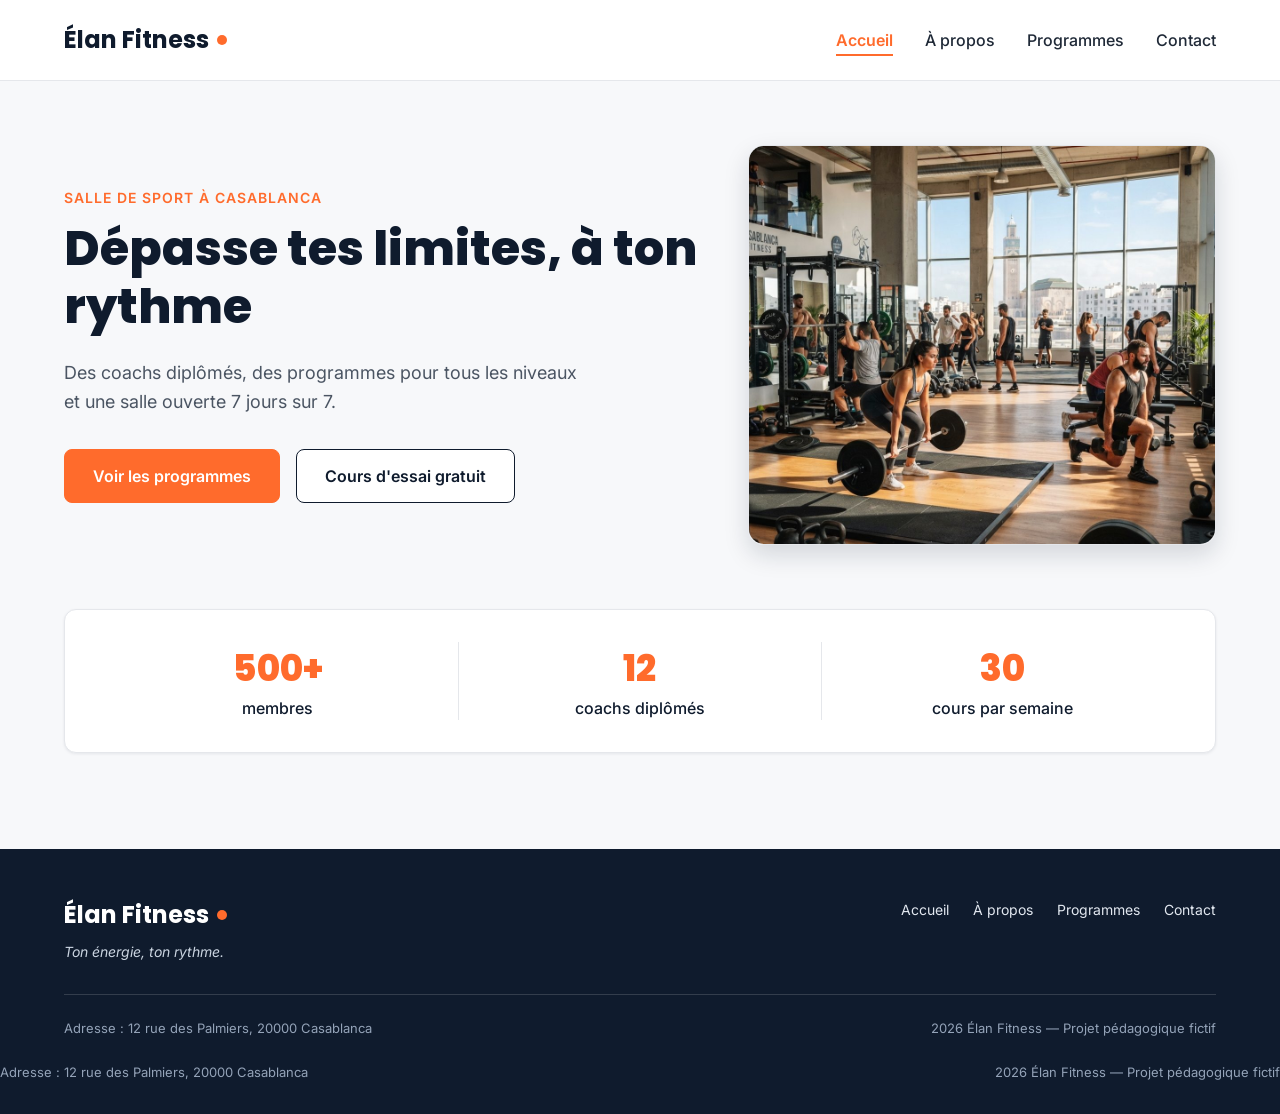
<file: index.html>
<!DOCTYPE html>
<html lang="fr">
<head>
  <meta charset="UTF-8">
  <meta name="viewport" content="width=device-width, initial-scale=1">
  <meta name="description" content="Élan Fitness, salle de sport à Casablanca : musculation, yoga, cardio et boxe fitness avec des coachs diplômés. Réservez votre cours d'essai gratuit.">
  <title>Élan Fitness | Salle de sport à Casablanca</title>

  <link rel="preconnect" href="https://fonts.googleapis.com">
  <link rel="preconnect" href="https://fonts.gstatic.com" crossorigin>
  <link href="https://fonts.googleapis.com/css2?family=Inter:wght@400;500;600&family=Poppins:wght@600;700;800&display=swap" rel="stylesheet">
  <link rel="stylesheet" href="style.css">
  <link rel="icon" type="image/svg+xml" href="svd.svg">
</head>

<body>

  <header class="en-tete">
    <div class="conteneur en-tete-contenu">
      <a href="#accueil" class="logo">Élan Fitness</a>

      <nav aria-label="Navigation principale">
        <ul class="menu">
          <li><a href="index.html" class="lien-actif">Accueil</a></li>
          <li><a href="propose.html">À propos</a></li>
          <li><a href="programmes.html">Programmes</a></li>
          <li><a href="contact.html">Contact</a></li>
          

        </ul>
      </nav>
    </div>
  </header>

  <main>

    <section id="accueil" class="hero">
      <div class="conteneur">

        <div class="hero-contenu">
          <div class="hero-texte">
            <p class="sur-titre">Salle de sport à Casablanca</p>
            <h1>Dépasse tes limites, à ton rythme</h1>
            <p class="hero-description">
              Des coachs diplômés, des programmes pour tous les niveaux et une salle ouverte 7 jours sur 7.
            </p>
            <div class="boutons">
              <a href="#programmes" class="bouton bouton-principal">Voir les programmes</a>
              <a href="#contact" class="bouton bouton-secondaire">Cours d'essai gratuit</a>
            </div>
          </div>

          <img class="hero-image" src="img/hero.jpg" alt="Des personnes s'entraînent dans une salle de sport lumineuse à Casablanca">
        </div>

        <div class="chiffres">
          <div class="chiffre">
            <p class="chiffre-nombre">500+</p>
            <p>membres</p>
          </div>
          <div class="chiffre">
            <p class="chiffre-nombre">12</p>
            <p>coachs diplômés</p>
          </div>
          <div class="chiffre">
            <p class="chiffre-nombre">30</p>
            <p>cours par semaine</p>
          </div>
        </div>

      </div>
    </section>

  </main>

  <footer class="pied-de-page">
    <div class="conteneur">

      <div class="pied-haut">
        <div>
          <p class="logo logo-clair">Élan Fitness</p>
          <p class="slogan">Ton énergie, ton rythme.</p>
        </div>

        <nav aria-label="Navigation du pied de page">
          <ul class="menu menu-pied">

            <li><a href="index.html">Accueil</a></li>
            <li><a href="propose.html">À propos</a></li>
            <li><a href="programmes.html">Programmes</a></li>
            <li><a href="contact.html">Contact</a></li>
          </ul>
        </nav>
      </div>

      <div class="pied-bas">
        <p>Adresse : 12 rue des Palmiers, 20000 Casablanca</p>
        <p>2026 Élan Fitness — Projet pédagogique fictif</p>
      </div>

    </div>
          </ul>
        </nav>
      </div>

      <div class="pied-bas">
        <p>Adresse : 12 rue des Palmiers, 20000 Casablanca</p>
        <p>2026 Élan Fitness — Projet pédagogique fictif</p>
      </div>

    </div>
  </footer>

</body>
</html>
</file>
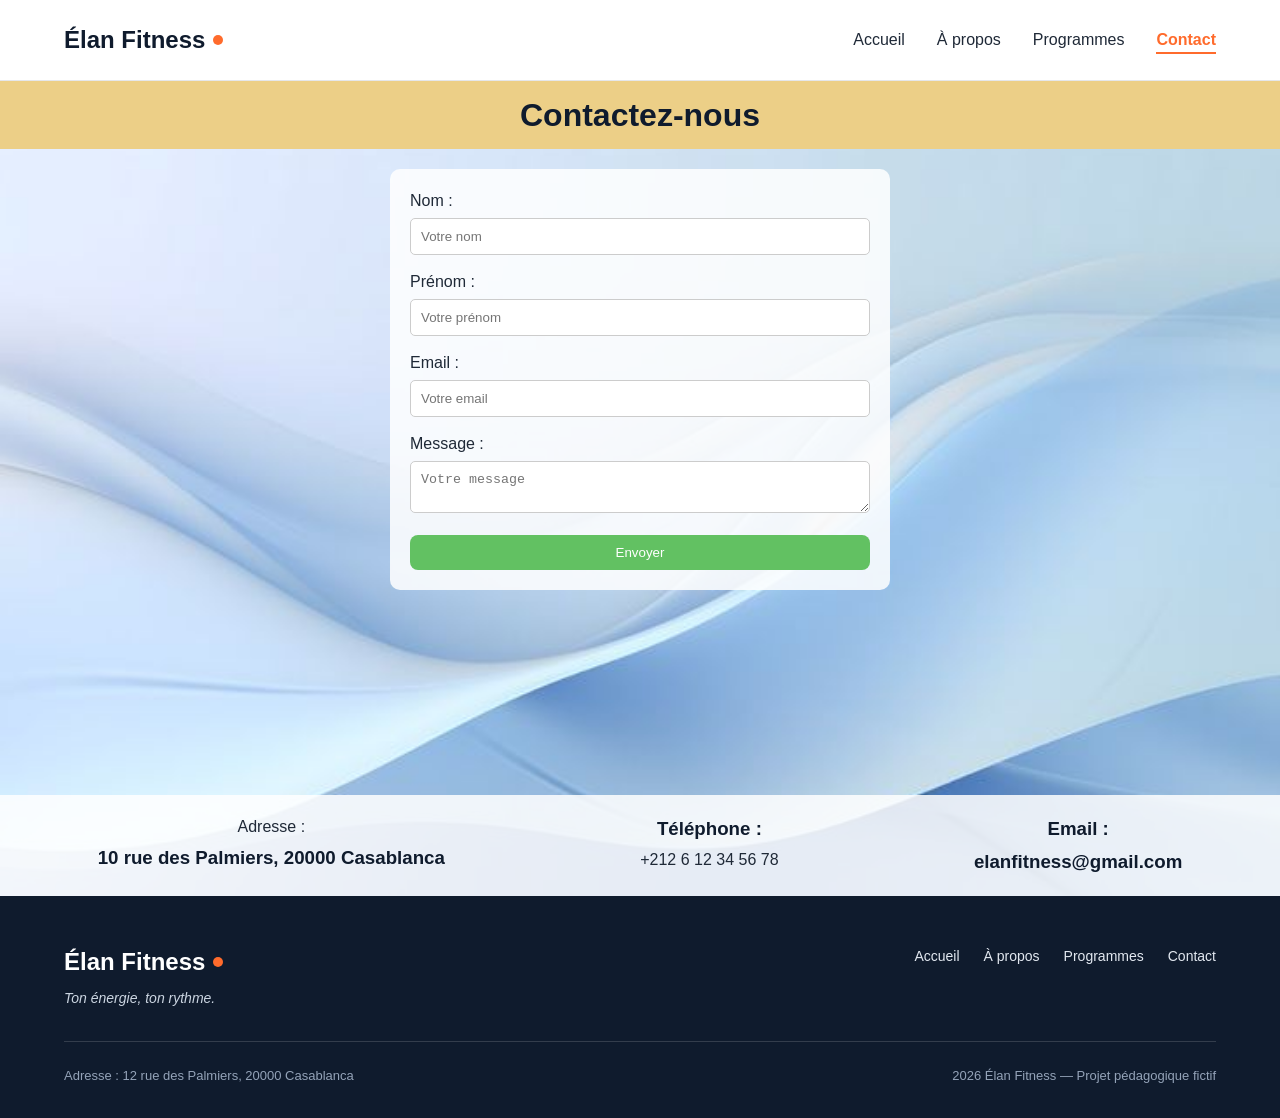
<file: contact.html>
<!DOCTYPE html>
<html lang="en">
<head>
    <meta charset="UTF-8">
    <meta name="viewport" content="width=device-width, initial-scale=1.0">
    <title>Document</title>
    <link rel="stylesheet" href="style.css">
    <link rel="icon" type="image/svg+xml" href="svd.svg">
</head>
<body>
  
  <header class="en-tete">
    <div class="conteneur en-tete-contenu">
      <a href="index.html" class="logo">Élan Fitness</a>
      <nav aria-label="Navigation principale">
        <ul class="menu">
          <li><a href="index.html">Accueil</a></li>
          <li><a href="propose.html" >À propos</a></li>
          <li><a href="programmes.html"> Programmes</a></li>
          <li><a href="contact.html" class="lien-actif">Contact</a></li>
        </ul>
      </nav>
    </div>
  </header>
<main>
  <div class="all">
  <h1 class="titre">Contactez-nous</h1>
  <section class="contact">
    <form  class="formulaire1">
        <label for="nom">Nom :</label>
        <input type="text" id="nom" name="nom" placeholder="Votre nom" required>
        <label for="prenom">Prénom :</label>
        <input type="text" id="prenom" name="prenom" placeholder="Votre prénom" required>
        <label for="email">Email :</label>
        <input type="email" id="email" name="_replyto" placeholder="Votre email" required>

        <label for="message">Message :</label>
        <textarea id="message" name="message" placeholder="Votre message" required></textarea>
        <button type="submit" class="button1">Envoyer</button>
    </form>
    <div class="contact-info">
      <div>
      <p><a href="">Adresse :</a></p>
        <h3><a href="https://www.google.com/maps/place/10+rue+des+Palmiers,+20000+Casablanca/@33.589874,-7.589874,15z/data=!4m5!3m4!1s0xdad0b1d1d1d1d1d:0x1d1d1d1d1d1d1d1!8m2!3d33.589874!4d-7.589874">10 rue des Palmiers, 20000 Casablanca</a></h3>
    </div>
    <div>
        <h3>Téléphone :</h3>
      <p><a href="tel:+212612345678">+212 6 12 34 56 78</a></p>
    </div>
    <div>
      <h3>Email :<h3> 
      <p><a href="mailto:elanfitness@gmail.com">elanfitness@gmail.com</a></p>
    </div>
  </div>
        </section>
</main>
<footer class="pied-de-page">
    <div class="conteneur">

      <div class="pied-haut">
        <div>
          <p class="logo logo-clair">Élan Fitness</p>
          <p class="slogan">Ton énergie, ton rythme.</p>
        </div>

        <nav aria-label="Navigation du pied de page">
          <ul class="menu menu-pied">
            <li><a href="index.html">Accueil</a></li>
            <li><a href="propose.html">À propos</a></li>
            <li><a href="programmes.html">Programmes</a></li>
            <li><a href="contact.html">Contact</a></li>
          </ul>
        </nav>
      </div>

      <div class="pied-bas">
        <p>Adresse : 12 rue des Palmiers, 20000 Casablanca</p>
        <p>2026 Élan Fitness — Projet pédagogique fictif</p>
      </div>
    
    </div>
  </footer>
</body>
</html>
</file>
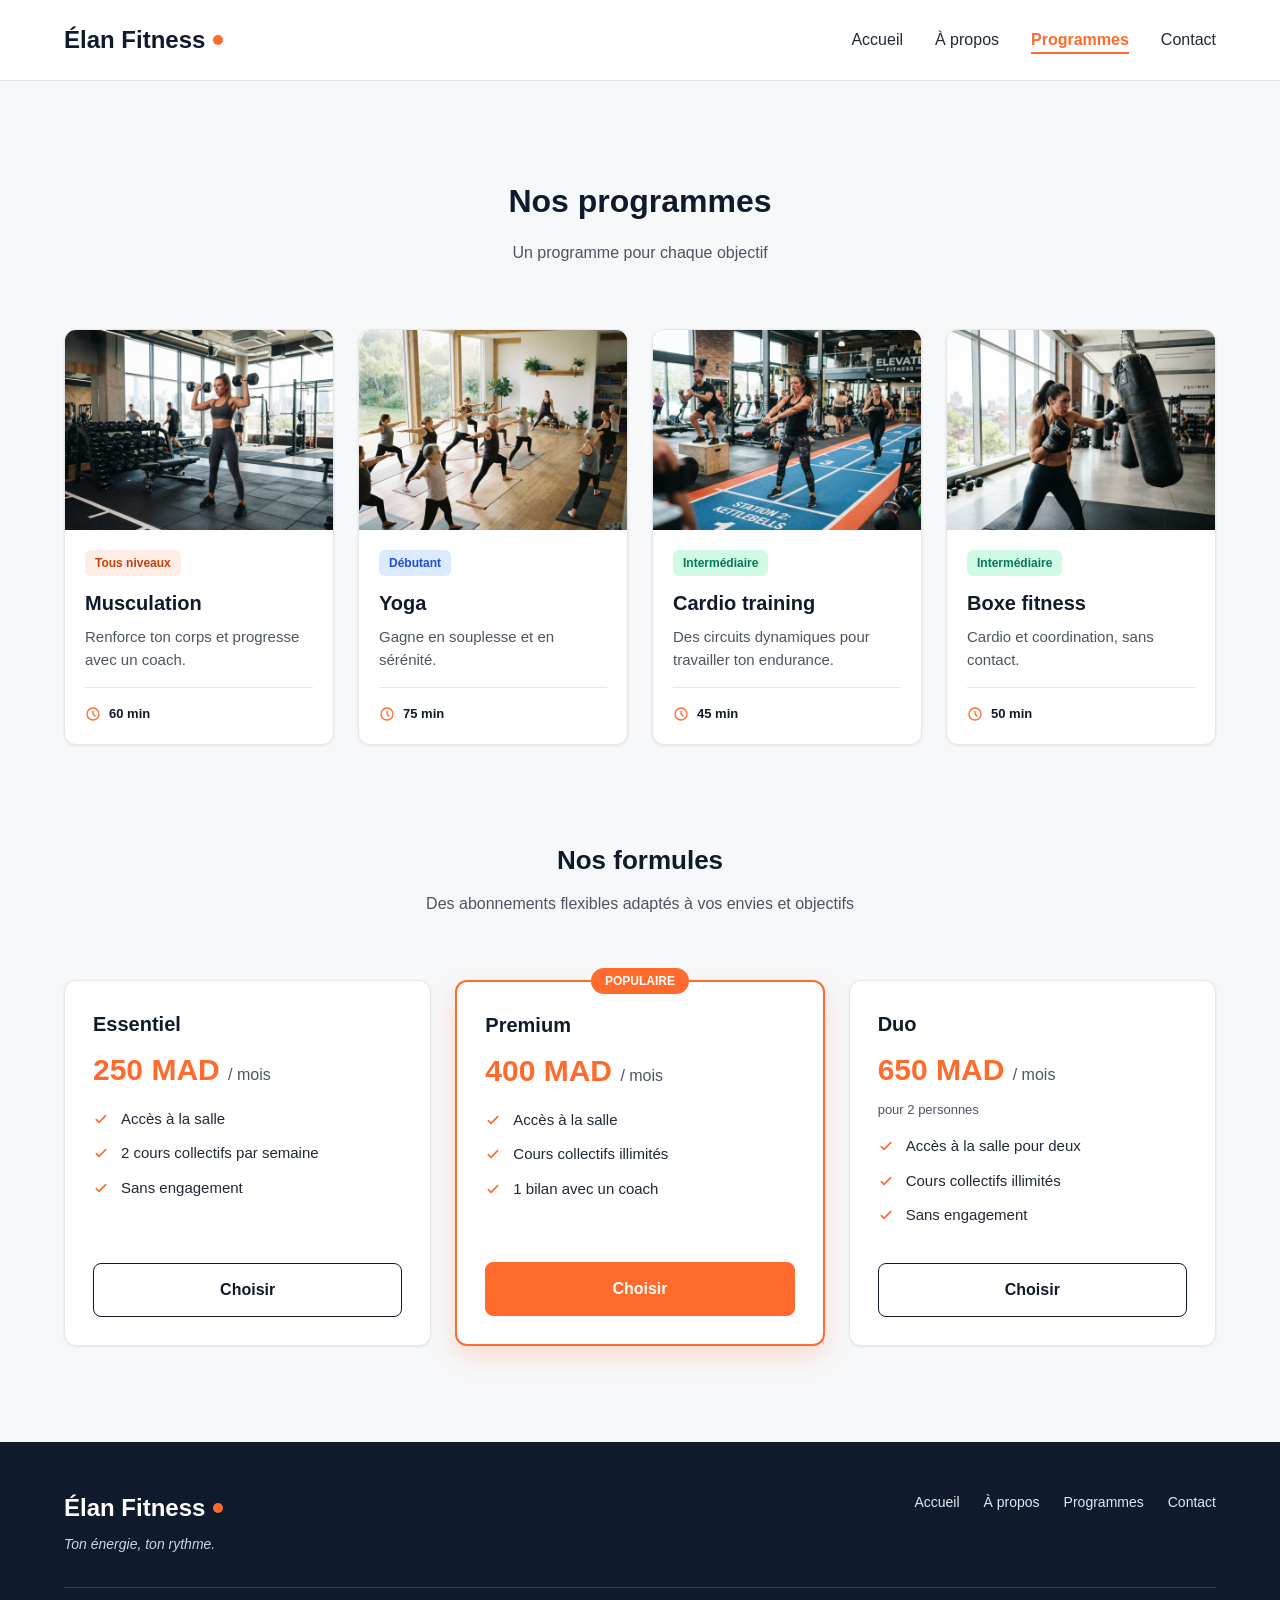
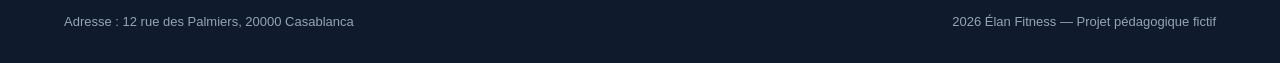
<file: programmes.html>
<!DOCTYPE html>
<html lang="en">
<head>
    <meta charset="UTF-8">
    <meta name="viewport" content="width=device-width, initial-scale=1.0">
    <title>Document</title>
<link rel="stylesheet" href="style.css">

  <link rel="icon" type="image/svg+xml" href="svd.svg">
</head>
 
<body>
  <header class="en-tete">
    <div class="conteneur en-tete-contenu">
      <a href="#accueil" class="logo">Élan Fitness</a>

      <nav aria-label="Navigation principale" class="menu">
        <ul class="menu">
         <li><a href="index.html" >Accueil</a></li>
          <li><a href="propose.html">À propos</a></li>
          <li><a href="programmes.html" class="lien-actif">Programmes</a></li>
          <li><a href="contact.html" >Contact</a></li>
        </ul>
      </nav>
    </div>
  </header>
    <section id="programmes" class="section">
      <div class="conteneur">

        <div class="section-titre">
          <h2>Nos programmes</h2>
          <p>Un programme pour chaque objectif</p>
        </div>

        <div class="cartes">

          <article class="carte carte-programme">
            <img src="img/musculation.jpg" alt="Une sportive soulève des haltères dans l'espace musculation">
            <div class="programme-corps">
              <span class="etiquette etiquette-orange">Tous niveaux</span>
              <h3>Musculation</h3>
              <p>Renforce ton corps et progresse avec un coach.</p>
              <p class="duree"><img src="img/icone-duree.svg" alt="">60 min</p>
            </div>
          </article>

          <article class="carte carte-programme">
            <img src="img/yoga.jpg" alt="Un groupe pratique le yoga sur des tapis dans une salle lumineuse">
            <div class="programme-corps">
              <span class="etiquette etiquette-bleue">Débutant</span>
              <h3>Yoga</h3>
              <p>Gagne en souplesse et en sérénité.</p>
              <p class="duree"><img src="img/icone-duree.svg" alt="">75 min</p>
            </div>
          </article>

          <article class="carte carte-programme">
            <img src="img/cardio.jpg" alt="Des sportifs suivent un circuit de cardio training avec des kettlebells">
            <div class="programme-corps">
              <span class="etiquette etiquette-verte">Intermédiaire</span>
              <h3>Cardio training</h3>
              <p>Des circuits dynamiques pour travailler ton endurance.</p>
              <p class="duree"><img src="img/icone-duree.svg" alt="">45 min</p>
            </div>
          </article>

          <article class="carte carte-programme">
            <img src="img/boxe.jpg" alt="Une sportive frappe un sac de frappe pendant un cours de boxe fitness">
            <div class="programme-corps">
              <span class="etiquette etiquette-verte">Intermédiaire</span>
              <h3>Boxe fitness</h3>
              <p>Cardio et coordination, sans contact.</p>
              <p class="duree"><img src="img/icone-duree.svg" alt="">50 min</p>
            </div>
          </article>

        </div>

        <div class="formules">

          <div class="section-titre">
            <h3>Nos formules</h3>
            <p>Des abonnements flexibles adaptés à vos envies et objectifs</p>
          </div>

          <div class="cartes">

            <article class="carte formule">
              <h4>Essentiel</h4>
              <p class="prix">250 MAD <span>/ mois</span></p>
              <ul class="formule-liste">
                <li>Accès à la salle</li>
                <li>2 cours collectifs par semaine</li>
                <li>Sans engagement</li>
              </ul>
              <a href="#contact" class="bouton bouton-secondaire">Choisir</a>
            </article>

            <article class="carte formule formule-populaire">
              <p class="badge-populaire">Populaire</p>
              <h4>Premium</h4>
              <p class="prix">400 MAD <span>/ mois</span></p>
              <ul class="formule-liste">
                <li>Accès à la salle</li>
                <li>Cours collectifs illimités</li>
                <li>1 bilan avec un coach</li>
              </ul>
              <a href="#contact" class="bouton bouton-principal">Choisir</a>
            </article>

            <article class="carte formule">
              <h4>Duo</h4>
              <p class="prix">650 MAD <span>/ mois</span></p>
              <p class="prix-note">pour 2 personnes</p>
              <ul class="formule-liste">
                <li>Accès à la salle pour deux</li>
                <li>Cours collectifs illimités</li>
                <li>Sans engagement</li>
              </ul>
              <a href="#contact" class="bouton bouton-secondaire">Choisir</a>
            </article>

          </div>
        </div>

      </div>
    </section>
    <footer class="pied-de-page">
    <div class="conteneur">

      <div class="pied-haut">
        <div>
          <p class="logo logo-clair">Élan Fitness</p>
          <p class="slogan">Ton énergie, ton rythme.</p>
        </div>

        <nav aria-label="Navigation du pied de page">
          <ul class="menu menu-pied">
          <li><a href="index.html">Accueil</a></li>
          <li><a href="propose.html" >À propos</a></li>
          <li><a href="programmes.html">Programmes</a></li>
          <li><a href="contact.html">Contact</a></li>
          </ul>
        </nav>
      </div>

      <div class="pied-bas">
        <p>Adresse : 12 rue des Palmiers, 20000 Casablanca</p>
        <p>2026 Élan Fitness — Projet pédagogique fictif</p>
      </div>

    </div>
  </footer>

</body>
</html>
</file>
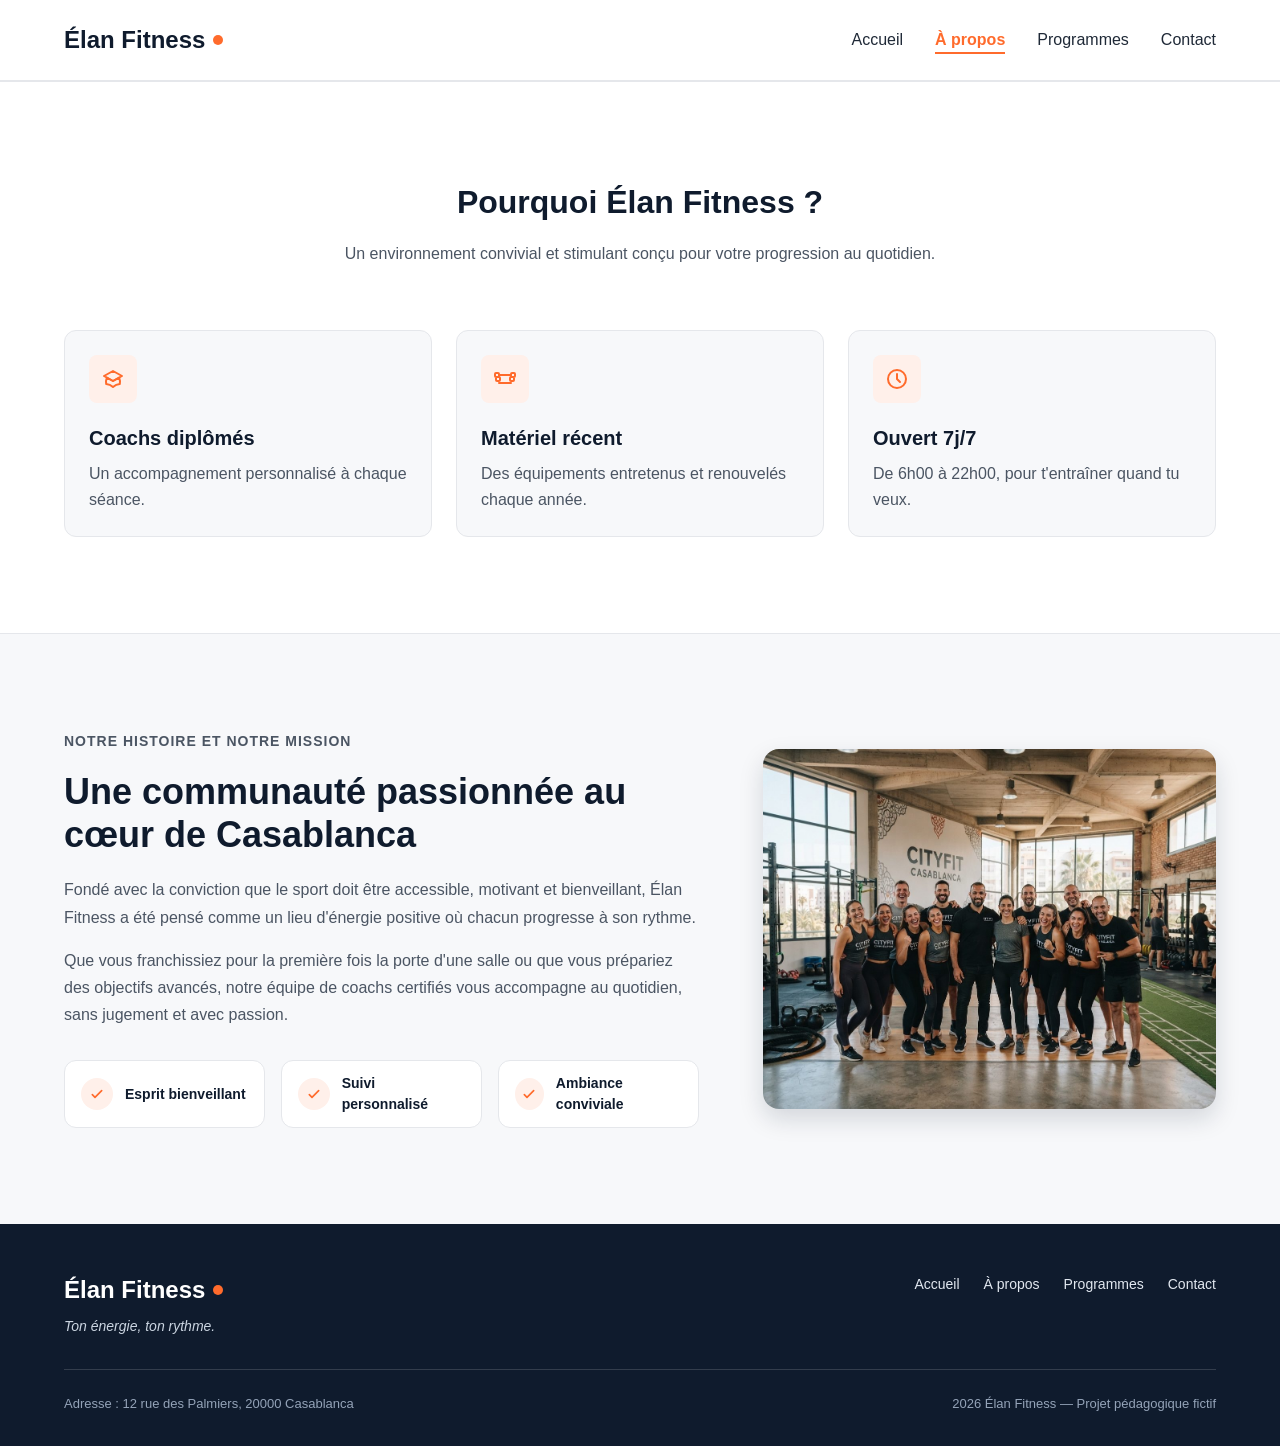
<file: propose.html>
<!DOCTYPE html>
<html lang="en">
<head>
    <meta charset="UTF-8">
    <meta name="viewport" content="width=device-width, initial-scale=1.0">
    <title>Document</title>
    <link rel="stylesheet" href="style.css">
      <link rel="icon" type="image/svg+xml" href="svd.svg">
</head>
<body>

  <header class="en-tete">
    <div class="conteneur en-tete-contenu">
      <a href="index.html" class="logo">Élan Fitness</a>

      <nav aria-label="Navigation principale" class="menu">
        <ul class="menu">
          <li><a href="index.html">Accueil</a></li>
          <li><a href="propose.html" class="lien-actif">À propos</a></li>
          <li><a href="programmes.html">Programmes</a></li>
          <li><a href="contact.html">Contact</a></li>
        </ul>
      </nav>
    </div>
  </header>

<body>
    <section class="section section-blanche">
      <div class="conteneur">

        <div class="section-titre">
          <h2>Pourquoi Élan Fitness ?</h2>
          <p>Un environnement convivial et stimulant conçu pour votre progression au quotidien.</p>
        </div>

        <div class="cartes">
          <article class="carte carte-avantage">
            <div class="icone"><img src="img/icone-coach.svg" alt=""></div>
            <h3>Coachs diplômés</h3>
            <p>Un accompagnement personnalisé à chaque séance.</p>
          </article>

          <article class="carte carte-avantage">
            <div class="icone"><img src="img/icone-materiel.svg" alt=""></div>
            <h3>Matériel récent</h3>
            <p>Des équipements entretenus et renouvelés chaque année.</p>
          </article>

          <article class="carte carte-avantage">
            <div class="icone"><img src="img/icone-horloge.svg" alt=""></div>
            <h3>Ouvert 7j/7</h3>
            <p>De 6h00 à 22h00, pour t'entraîner quand tu veux.</p>
          </article>
        </div>

      </div>
    </section>

    <section id="a-propos" class="section">
      <div class="conteneur apropos-contenu">

        <div class="apropos-texte">
          <p class="sur-titre">Notre histoire et notre mission</p>
          <h2>Une communauté passionnée au cœur de Casablanca</h2>
          <p>
            Fondé avec la conviction que le sport doit être accessible, motivant et bienveillant,
            Élan Fitness a été pensé comme un lieu d'énergie positive où chacun progresse à son rythme.
          </p>
          <p>
            Que vous franchissiez pour la première fois la porte d'une salle ou que vous prépariez des
            objectifs avancés, notre équipe de coachs certifiés vous accompagne au quotidien, sans
            jugement et avec passion.
          </p>

          <ul class="valeurs">
            <li class="valeur">
              <div class="icone icone-petite"><img src="img/icone-check.svg" alt=""></div>
              <span>Esprit bienveillant</span>
            </li>
            <li class="valeur">
              <div class="icone icone-petite"><img src="img/icone-check.svg" alt=""></div>
              <span>Suivi personnalisé</span>
            </li>
            <li class="valeur">
              <div class="icone icone-petite"><img src="img/icone-check.svg" alt=""></div>
              <span>Ambiance conviviale</span>
            </li>
          </ul>
        </div>

        <img class="apropos-image" src="img/equipe.jpg" alt="L'équipe de coachs d'Élan Fitness réunie dans la salle">

      </div>
    </section>
    <footer class="pied-de-page">
    <div class="conteneur">

      <div class="pied-haut">
        <div>
          <p class="logo logo-clair">Élan Fitness</p>
          <p class="slogan">Ton énergie, ton rythme.</p>
        </div>

        <nav aria-label="Navigation du pied de page">
          <ul class="menu menu-pied">
            <li><a href="index.html">Accueil</a></li>
          <li><a href="propose.html" >À propos</a></li>
          <li><a href="programmes.html">Programmes</a></li>
          <li><a href="contact.html">Contact</a></li>
          </ul>
        </nav>
      </div>

      <div class="pied-bas">
        <p>Adresse : 12 rue des Palmiers, 20000 Casablanca</p>
        <p>2026 Élan Fitness — Projet pédagogique fictif</p>
      </div>

    </div>
  </footer>

    
</body>
</html>
</file>
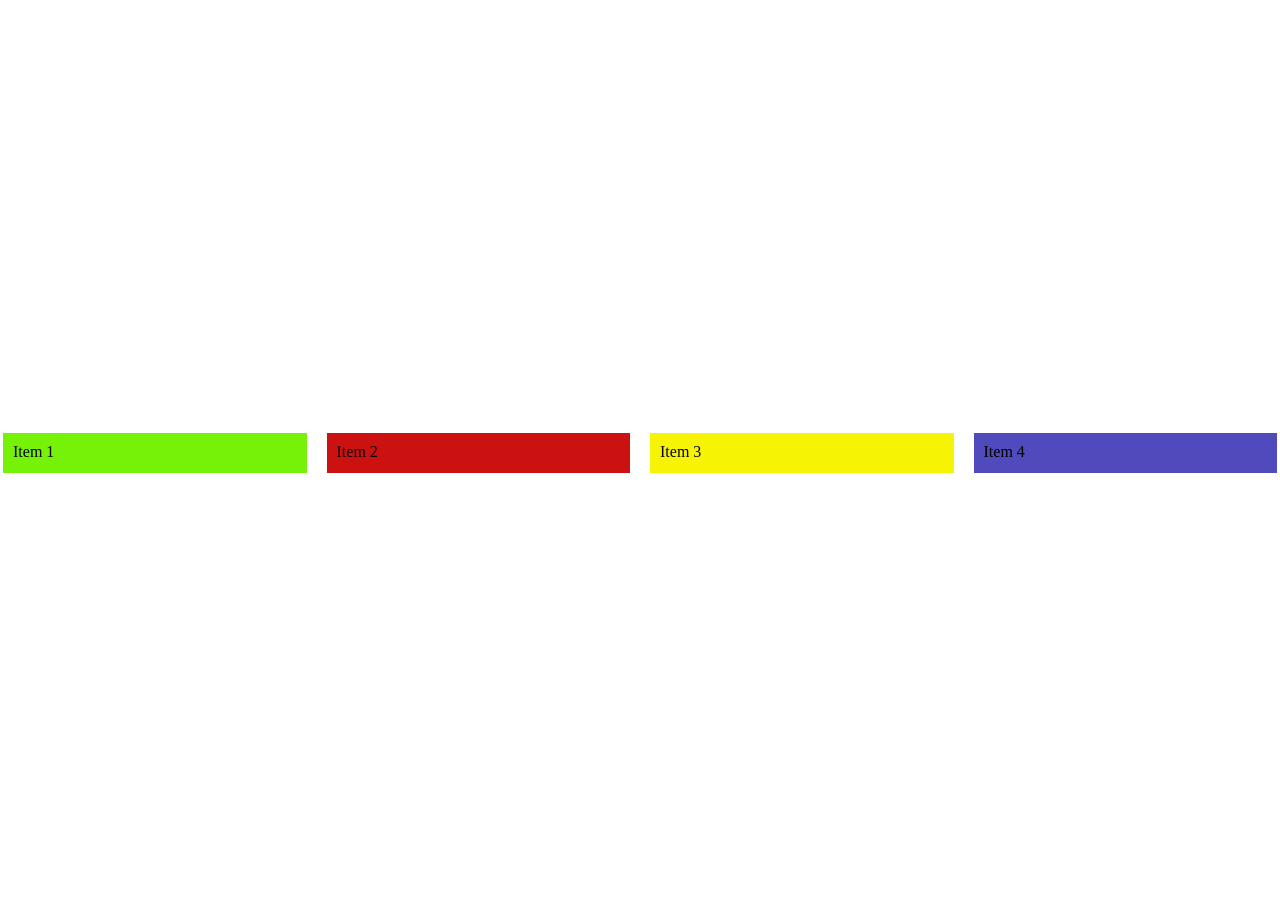
<file: flexbox/test.html>
<!DOCTYPE html>
<html lang="en">
<head>
    <meta charset="UTF-8">
    <meta name="viewport" content="width=device-width, initial-scale=1.0">
    <title>Document</title>
</head>
<link rel="stylesheet" href="test.css">
<body>
    <div class="container">
    <div class="Item1">Item 1</div>
    <div class="Item2">Item 2</div>
    <div class="Item3">Item 3</div>
    <div class="Item4">Item 4</div>
</div>
</body>
</html>
</file>
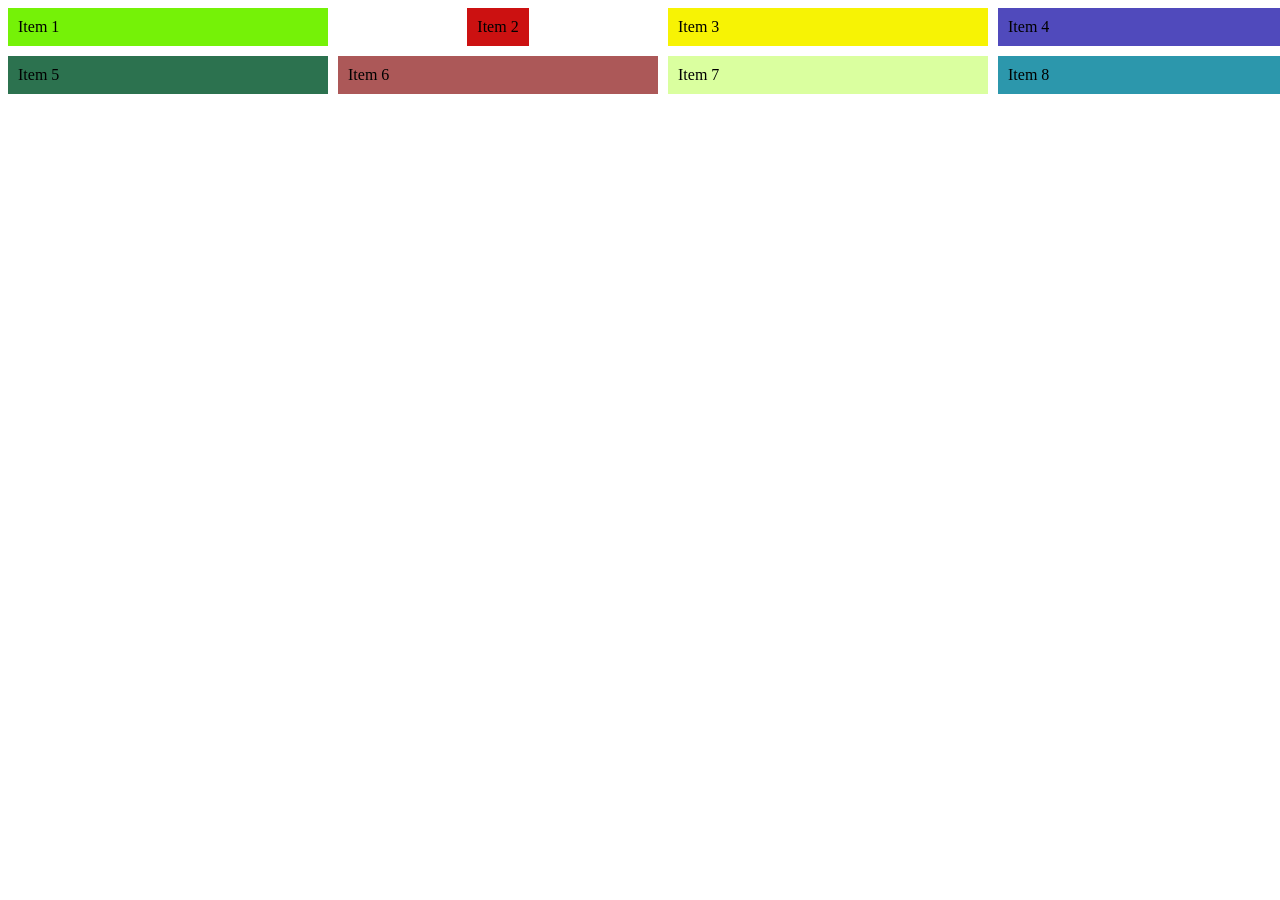
<file: flexbox/grid/test.html>
<!DOCTYPE html>
<html lang="en">
<head>
    <meta charset="UTF-8">
    <meta name="viewport" content="width=device-width, initial-scale=1.0">
    <title>Document</title>
</head>
<link rel="stylesheet" href="style.css">
<body>
    <div class="container">
    <div class="Item1">Item 1</div>
    <div class="Item2">Item 2</div>
    <div class="Item3">Item 3</div>
    <div class="Item4">Item 4</div>
    <div class="Item5">Item 5</div>
    <div class="Item6">Item 6</div>
    <div class="Item7">Item 7</div>
    <div class="Item8">Item 8</div>
</div>
</body>
</html>
</file>
<file: style.css>
* {
  box-sizing: border-box;
  margin: 0;
  padding: 0;
}

html {
  scroll-behavior: smooth;
}

body {
  font-family: 'Inter', Arial, sans-serif;
  font-size: 16px;
  line-height: 1.5;
  color: #1F2937;
  background-color: #F7F8FA;
}

h1, h2, h3, h4 {
  font-family: 'Poppins', Arial, sans-serif;
  color: #0F1B2D;
}

a {
  color: inherit;
  text-decoration: none;
}

ul {
  list-style: none;
}

img {
  display: block;
  max-width: 100%;
}

a:focus-visible,
button:focus-visible {
  outline: 3px solid #FF6B2C;
  outline-offset: 2px;
}

.conteneur {
  width: 100%;
  max-width: 1200px;
  margin: 0 auto;
  padding: 0 24px;
}

.section {
  padding: 96px 0;
}

.section-blanche {
  background-color: #FFFFFF;
  border-top: 1px solid #E5E7EB;
  border-bottom: 1px solid #E5E7EB;
}

.section-titre {
  max-width: 640px;
  margin: 0 auto 64px;
  text-align: center;
}

.section-titre h2 {
  font-size: 32px;
  margin-bottom: 16px;
}

.section-titre h3 {
  font-size: 26px;
  margin-bottom: 12px;
}

.section-titre p {
  color: #4B5563;
}

.sur-titre {
  font-size: 14px;
  font-weight: 600;
  color: #FF6B2C;
  text-transform: uppercase;
  letter-spacing: 1px;
  margin-bottom: 12px;
}

.bouton {
  display: inline-block;
  padding: 14px 28px;
  border-radius: 8px;
  font-size: 16px;
  font-weight: 600;
  text-align: center;
  cursor: pointer;
}

.bouton-principal {
  background-color: #FF6B2C;
  border: 1px solid #FF6B2C;
  color: #FFFFFF;
}

.bouton-principal:hover {
  background-color: #F05817;
}

.bouton-secondaire {
  background-color: #FFFFFF;
  border: 1px solid #0F1B2D;
  color: #0F1B2D;
}

.bouton-secondaire:hover {
  background-color: #F3F4F6;
}

.cartes {
  display: flex;
  gap: 24px;
}

.carte {
  flex: 1;
  background-color: #FFFFFF;
  border: 1px solid #E5E7EB;
  border-radius: 12px;
  box-shadow: 0 1px 3px rgba(15, 27, 45, 0.08);
}

.icone {
  width: 48px;
  height: 48px;
  background-color: #FFF0EA;
  border-radius: 8px;
  display: flex;
  align-items: center;
  justify-content: center;
}

.icone img {
  width: 24px;
  height: 24px;
}

.icone-petite {
  width: 32px;
  height: 32px;
  border-radius: 50%;
}

.icone-petite img {
  width: 16px;
  height: 16px;
}

.en-tete {
  position: sticky;
  top: 0;
  z-index: 10;
  background-color: #FFFFFF;
  border-bottom: 1px solid #E5E7EB;
}

.en-tete-contenu {
  height: 80px;
  display: flex;
  align-items: center;
  justify-content: space-between;
}

.logo {
  display: flex;
  align-items: center;
  font-family: 'Poppins', Arial, sans-serif;
  font-size: 24px;
  font-weight: 700;
  color: #0F1B2D;
}

.logo::after {
  content: "";
  width: 10px;
  height: 10px;
  margin-left: 8px;
  background-color: #FF6B2C;
  border-radius: 50%;
}

.menu {
  display: flex;
  gap: 32px;
}

.menu a {
  font-weight: 500;
  padding-bottom: 4px;
  border-bottom: 2px solid transparent;
}

.menu a:hover {
  color: #FF6B2C;
}

.menu .lien-actif {
  color: #FF6B2C;
  font-weight: 600;
  border-bottom-color: #FF6B2C;
}

.hero {
  padding: 64px 0 96px;
}

.hero-contenu {
  display: flex;
  align-items: center;
  gap: 32px;
}

.hero-texte {
  flex: 7;
}

.hero-texte h1 {
  font-size: 48px;
  font-weight: 800;
  line-height: 1.2;
  margin-bottom: 24px;
}

.hero-description {
  max-width: 520px;
  font-size: 18px;
  line-height: 1.6;
  color: #4B5563;
  margin-bottom: 32px;
}

.boutons {
  display: flex;
  flex-wrap: wrap;
  gap: 16px;
}

.hero-image {
  flex: 5;
  min-width: 0;
  height: 400px;
  object-fit: cover;
  border-radius: 16px;
  border: 1px solid #E5E7EB;
  box-shadow: 0 10px 25px rgba(15, 27, 45, 0.15);
}

.chiffres {
  display: flex;
  margin-top: 64px;
  padding: 32px;
  background-color: #FFFFFF;
  border: 1px solid #E5E7EB;
  border-radius: 12px;
  box-shadow: 0 1px 3px rgba(15, 27, 45, 0.08);
}

.chiffre {
  flex: 1;
  text-align: center;
  font-weight: 500;
  color: #0F1B2D;
}

.chiffre + .chiffre {
  border-left: 1px solid #E5E7EB;
}

.chiffre-nombre {
  font-family: 'Poppins', Arial, sans-serif;
  font-size: 36px;
  font-weight: 800;
  color: #FF6B2C;
}

.carte-avantage {
  padding: 24px;
  background-color: #F7F8FA;
  box-shadow: none;
}

.carte-avantage .icone {
  margin-bottom: 20px;
}

.carte-avantage h3 {
  font-size: 20px;
  margin-bottom: 8px;
}

.carte-avantage p {
  color: #4B5563;
  line-height: 1.6;
}

.apropos-contenu {
  display: flex;
  align-items: center;
  gap: 64px;
}

.apropos-texte {
  flex: 7;
}

.apropos-texte h2 {
  font-size: 36px;
  line-height: 1.2;
  margin-bottom: 20px;
}

.apropos-texte p {
  color: #4B5563;
  line-height: 1.7;
  margin-bottom: 16px;
}

.valeurs {
  display: flex;
  gap: 16px;
  margin-top: 32px;
}

.valeur {
  flex: 1;
  display: flex;
  align-items: center;
  gap: 12px;
  padding: 12px 16px;
  background-color: #FFFFFF;
  border: 1px solid #E5E7EB;
  border-radius: 12px;
  font-family: 'Poppins', Arial, sans-serif;
  font-size: 14px;
  font-weight: 600;
  color: #0F1B2D;
}

.apropos-image {
  flex: 5;
  min-width: 0;
  height: 360px;
  object-fit: cover;
  border-radius: 16px;
  box-shadow: 0 10px 25px rgba(15, 27, 45, 0.15);
}

.carte-programme {
  display: flex;
  flex-direction: column;
  overflow: hidden;
}

.carte-programme > img {
  width: 100%;
  height: 200px;
  object-fit: cover;
}

.programme-corps {
  flex: 1;
  display: flex;
  flex-direction: column;
  padding: 20px;
}

.programme-corps h3 {
  font-size: 20px;
  margin-bottom: 8px;
}

.programme-corps p {
  font-size: 15px;
  color: #4B5563;
}

.etiquette {
  align-self: flex-start;
  padding: 4px 10px;
  margin-bottom: 12px;
  border-radius: 6px;
  font-size: 12px;
  font-weight: 600;
}

.etiquette-orange {
  background-color: #FFEDE5;
  color: #C2410C;
}

.etiquette-bleue {
  background-color: #DBEAFE;
  color: #1D4ED8;
}

.etiquette-verte {
  background-color: #D1FAE5;
  color: #047857;
}

.programme-corps .duree {
  display: flex;
  align-items: center;
  gap: 8px;
  margin-top: auto;
  padding-top: 16px;
  border-top: 1px solid #E5E7EB;
  font-size: 13px;
  font-weight: 600;
  color: #0F1B2D;
}

.programme-corps h3 + p {
  margin-bottom: 16px;
}

.duree img {
  width: 16px;
  height: 16px;
}

.formules {
  margin-top: 96px;
}

.formule {
  position: relative;
  display: flex;
  flex-direction: column;
  padding: 28px;
}

.formule h4 {
  font-size: 20px;
}

.prix {
  margin: 8px 0 16px;
  font-family: 'Poppins', Arial, sans-serif;
  font-size: 30px;
  font-weight: 800;
  color: #FF6B2C;
}

.prix span {
  font-family: 'Inter', Arial, sans-serif;
  font-size: 16px;
  font-weight: 500;
  color: #4B5563;
}

.prix-note {
  margin: -8px 0 16px;
  font-size: 13px;
  color: #4B5563;
}

.formule-liste {
  flex: 1;
  margin-bottom: 24px;
}

.formule-liste li {
  padding-left: 28px;
  margin-bottom: 12px;
  font-size: 15px;
  background-image: url('img/icone-check.svg');
  background-repeat: no-repeat;
  background-position: left center;
  background-size: 16px;
}

.formule .bouton {
  display: block;
}

.formule-populaire {
  border: 2px solid #FF6B2C;
  box-shadow: 0 10px 25px rgba(255, 107, 44, 0.2);
}

.badge-populaire {
  position: absolute;
  top: -14px;
  left: 50%;
  transform: translateX(-50%);
  padding: 4px 14px;
  background-color: #FF6B2C;
  border-radius: 999px;
  font-size: 12px;
  font-weight: 700;
  text-transform: uppercase;
  color: #FFFFFF;
}

.pied-de-page {
  padding: 48px 0 32px;
  background-color: #0F1B2D;
  color: #FFFFFF;
}

.pied-haut {
  display: flex;
  justify-content: space-between;
  align-items: flex-start;
  padding-bottom: 32px;
  border-bottom: 1px solid rgba(255, 255, 255, 0.15);
}

.logo-clair {
  color: #FFFFFF;
}

.slogan {
  margin-top: 8px;
  font-size: 14px;
  font-style: italic;
  color: #CBD5E1;
}

.menu-pied {
  gap: 24px;
}

.menu-pied a {
  font-size: 14px;
  font-weight: 400;
  color: #E2E8F0;
}

.pied-bas {
  display: flex;
  justify-content: space-between;
  margin-top: 24px;
  font-size: 13px;
  color: #94A3B8;
}
.contact {
  background-image: url('photo.jpg');
  background-size: cover;
  background-position: center;
  min-height: 83vh;
  display: flex;
  flex-direction: column; 
  align-items: center;
  justify-content: space-between;
  padding-top: 20px;
}
.formulaire1 {
  background-color: rgba(255, 255, 255, 0.85);
  border-radius: 10px;
  width: 100%;
  max-width: 500px;
  padding: 20px;
  box-sizing: border-box;
}
.formulaire1 input,
.formulaire1 textarea {
  width: 100%;
  padding: 10px;
  margin: 5px 0 15px 0;
  border: 1px solid #ccc;
  border-radius: 5px;
  box-sizing: border-box;
}
.button1 {
  background-color: rgb(98, 193, 98);
  color: white;
  border: none;
  border-radius: 8px;
  padding: 10px;
  width: 100%;
  cursor: pointer;
}
.contact-info {
  background-color: rgba(255, 255, 255, 0.85);
  width: 100%;
  padding: 20px 0;
  box-sizing: border-box;
  justify-content: space-around; 
  display: flex;
  text-align: center;
}
.contact-info div {
  display: flex;
  flex-direction: column; 
  gap: 5px;
}
.titre {
  text-align: center;
  background-color: rgb(236, 207, 135);
  padding: 10px 0;
  margin: 0;
}
</file>
<file: flexbox/test.css>
.container {
display: flex;
flex-direction: row;
justify-content: start;
align-items: center;
flex-wrap: wrap-reverse;
margin: -5px;
height: 100vh;

gap: 20px;

}
.container .Item1{
    background-color: rgb(117, 242, 7);
    width: 100px;
    height: 20px;
    padding: 10px;
    flex: 1;
   

}
.container .Item2{
    background-color: rgb(204, 17, 17);
    width: 100px;
    height: 20px;
    padding: 10px;
     flex: 1
}
.container .Item3{
     background-color: rgb(247, 243, 4);
     width: 100px;
     height: 20px;
     padding: 10px;
      flex: 1
}
.container .Item4{
     background-color: rgb(80, 74, 188);
     width: 100px;
     height: 20px;
     padding: 10px;
      flex: 1
}
</file>
<file: flexbox/grid/style.css>
.container {   
display: grid;
width:600px;
grid-template-columns: 1fr 1fr 1fr 1fr ;
grid-template-rows: 1fr 1fr;
gap: 10px;
justify-items: center;
align-items: center;
}

.container .Item1{
    background-color: rgb(117, 242, 7);
    padding: 10px;
   width: 300px;
}
.container .Item2{
    background-color: rgb(204, 17, 17);
  
    padding: 10px;
       width: 300;
}
.container .Item3{
     background-color: rgb(247, 243, 4);
   
     padding: 10px;
         width: 300px;
}
.container .Item4{
     background-color: rgb(80, 74, 188);
     
     padding: 10px;
       width: 300px;
}
.container .Item5{
     background-color: rgb(44, 114, 79);
 
     padding: 10px;
    width: 300px;
}
.container .Item6{
     background-color: rgb(172, 88, 88);
   
     padding: 10px;
      width: 300px;
}
.container .Item7{
     background-color: rgb(218, 255, 159);

     padding: 10px;
  width: 300px;
}
.container .Item8{
     background-color: rgb(44, 151, 172);

     padding: 10px;
width: 300px;
}
</file>
